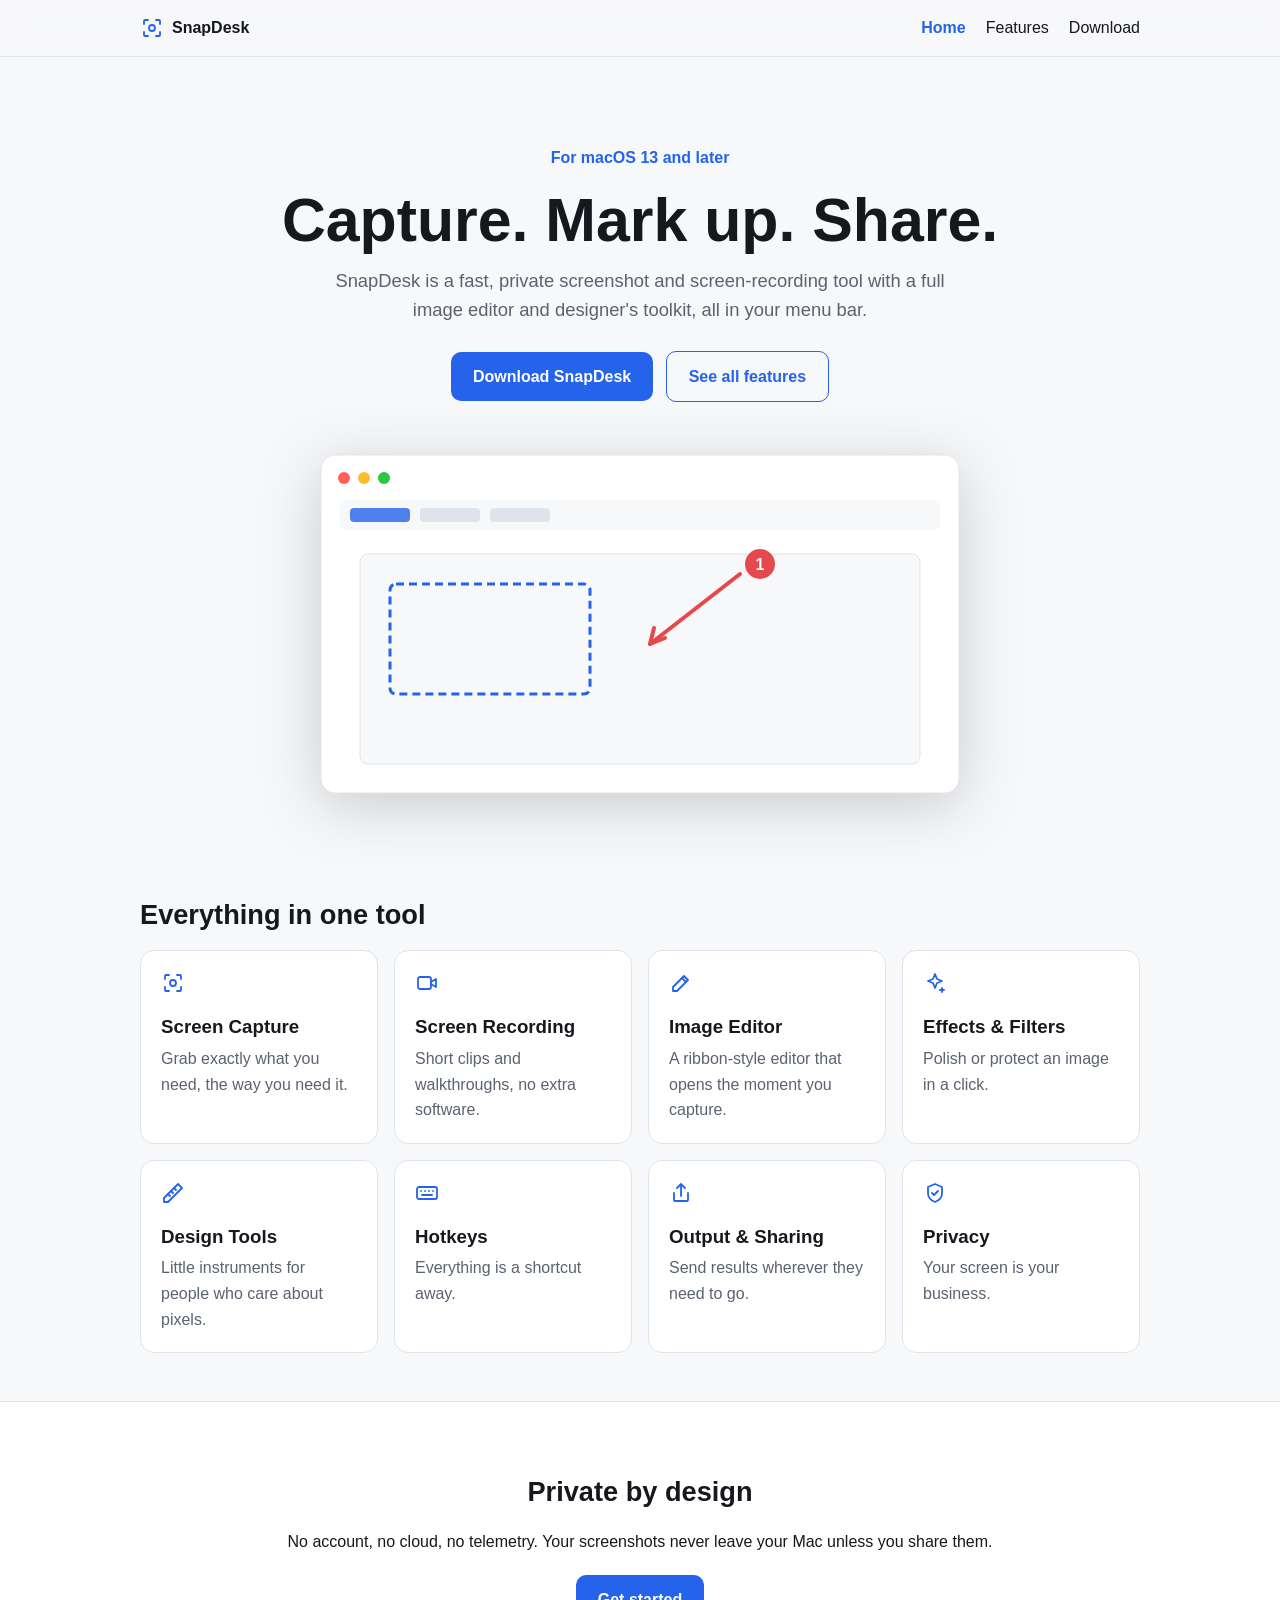
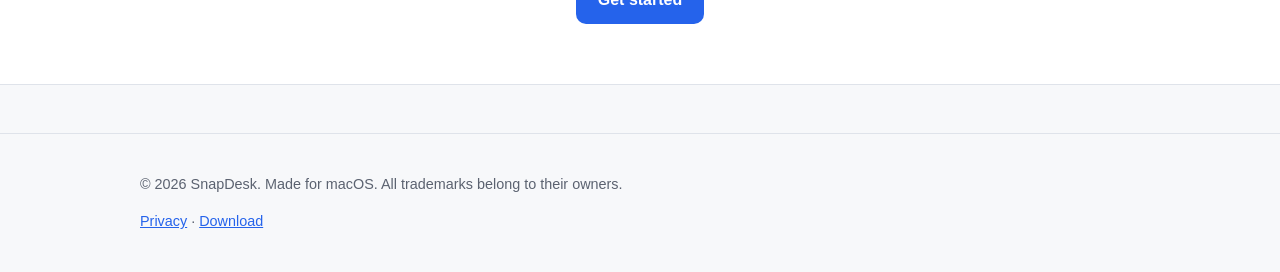
<file: website/index.html>
<!doctype html><html lang="en"><head><meta charset="utf-8"><meta name="viewport" content="width=device-width,initial-scale=1"><title>SnapDesk - Screenshots for macOS</title><meta name="description" content="SnapDesk captures, records, annotates and shares your screen. Fully local."><meta name="color-scheme" content="light dark"><link rel="stylesheet" href="assets/style.css"><script src="assets/app.js" defer></script></head><body><a class="skip" href="#main">Skip to content</a><header class="nav"><div class="wrap bar"><a class="brand" href="index.html"><svg class="ic" viewBox="0 0 24 24" aria-hidden="true" fill="none" stroke="currentColor" stroke-width="1.8" stroke-linecap="round" stroke-linejoin="round"><path d="M4 8V5a1 1 0 0 1 1-1h3M16 4h3a1 1 0 0 1 1 1v3M20 16v3a1 1 0 0 1-1 1h-3M8 20H5a1 1 0 0 1-1-1v-3"/><circle cx="12" cy="12" r="3"/></svg>SnapDesk</a><button class="menu" aria-expanded="false" aria-controls="links">Menu</button><ul id="links"><li><a href="index.html" aria-current="page">Home</a></li><li><a href="features.html">Features</a></li><li><a href="download.html">Download</a></li></ul></div></header><main id="main">
<section class="hero"><div class="wrap"><p class="eyebrow">For macOS 13 and later</p><h1>Capture. Mark up. Share.</h1><p class="lead">SnapDesk is a fast, private screenshot and screen-recording tool with a full image editor and designer's toolkit, all in your menu bar.</p><p><a class="btn" href="download.html">Download SnapDesk</a> <a class="btn alt" href="features.html">See all features</a></p>
<svg class="shot" viewBox="0 0 640 340" role="img" aria-label="Illustration of an editor window with an annotated screenshot"><rect x="1" y="1" width="638" height="338" rx="14" fill="var(--surface)" stroke="var(--line)"/><circle cx="24" cy="24" r="6" fill="#ff5f57"/><circle cx="44" cy="24" r="6" fill="#febc2e"/><circle cx="64" cy="24" r="6" fill="#28c840"/><rect x="20" y="46" width="600" height="30" rx="6" fill="var(--bg)"/><rect x="30" y="54" width="60" height="14" rx="4" fill="var(--accent)" opacity=".8"/><rect x="100" y="54" width="60" height="14" rx="4" fill="var(--line)"/><rect x="170" y="54" width="60" height="14" rx="4" fill="var(--line)"/><rect x="40" y="100" width="560" height="210" rx="8" fill="var(--bg)" stroke="var(--line)"/><rect x="70" y="130" width="200" height="110" rx="6" fill="none" stroke="var(--accent)" stroke-width="3" stroke-dasharray="8 5"/><path d="M420 120 330 190" stroke="#e5484d" stroke-width="4" stroke-linecap="round"/><path d="m330 190 4-16m-4 16 15-6" stroke="#e5484d" stroke-width="4" stroke-linecap="round"/><circle cx="440" cy="110" r="15" fill="#e5484d"/><text x="440" y="116" text-anchor="middle" font-size="16" font-weight="700" fill="#fff">1</text></svg></div></section>
<section class="wrap"><h2>Everything in one tool</h2><div class="grid"><a class="card" href="features.html#screen-capture"><svg class="ic" viewBox="0 0 24 24" aria-hidden="true" fill="none" stroke="currentColor" stroke-width="1.8" stroke-linecap="round" stroke-linejoin="round"><path d="M4 8V5a1 1 0 0 1 1-1h3M16 4h3a1 1 0 0 1 1 1v3M20 16v3a1 1 0 0 1-1 1h-3M8 20H5a1 1 0 0 1-1-1v-3"/><circle cx="12" cy="12" r="3"/></svg><h3>Screen Capture</h3><p>Grab exactly what you need, the way you need it.</p></a><a class="card" href="features.html#screen-recording"><svg class="ic" viewBox="0 0 24 24" aria-hidden="true" fill="none" stroke="currentColor" stroke-width="1.8" stroke-linecap="round" stroke-linejoin="round"><rect x="3" y="6" width="13" height="12" rx="2"/><path d="m16 11 5-3v8l-5-3"/></svg><h3>Screen Recording</h3><p>Short clips and walkthroughs, no extra software.</p></a><a class="card" href="features.html#image-editor"><svg class="ic" viewBox="0 0 24 24" aria-hidden="true" fill="none" stroke="currentColor" stroke-width="1.8" stroke-linecap="round" stroke-linejoin="round"><path d="M4 20h4L19 9l-4-4L4 16z"/><path d="m13 7 4 4"/></svg><h3>Image Editor</h3><p>A ribbon-style editor that opens the moment you capture.</p></a><a class="card" href="features.html#effects-filters"><svg class="ic" viewBox="0 0 24 24" aria-hidden="true" fill="none" stroke="currentColor" stroke-width="1.8" stroke-linecap="round" stroke-linejoin="round"><path d="m12 3 2 5 5 2-5 2-2 5-2-5-5-2 5-2z"/><path d="M19 17v4M17 19h4"/></svg><h3>Effects &amp; Filters</h3><p>Polish or protect an image in a click.</p></a><a class="card" href="features.html#design-tools"><svg class="ic" viewBox="0 0 24 24" aria-hidden="true" fill="none" stroke="currentColor" stroke-width="1.8" stroke-linecap="round" stroke-linejoin="round"><path d="M3 17 17 3l4 4L7 21H3z"/><path d="M7 13l2 2M10 10l2 2M13 7l2 2"/></svg><h3>Design Tools</h3><p>Little instruments for people who care about pixels.</p></a><a class="card" href="features.html#hotkeys"><svg class="ic" viewBox="0 0 24 24" aria-hidden="true" fill="none" stroke="currentColor" stroke-width="1.8" stroke-linecap="round" stroke-linejoin="round"><rect x="2" y="6" width="20" height="12" rx="2"/><path d="M6 10h.01M10 10h.01M14 10h.01M18 10h.01M7 14h10"/></svg><h3>Hotkeys</h3><p>Everything is a shortcut away.</p></a><a class="card" href="features.html#output-sharing"><svg class="ic" viewBox="0 0 24 24" aria-hidden="true" fill="none" stroke="currentColor" stroke-width="1.8" stroke-linecap="round" stroke-linejoin="round"><path d="M12 15V3M8 7l4-4 4 4"/><path d="M5 12v7a1 1 0 0 0 1 1h12a1 1 0 0 0 1-1v-7"/></svg><h3>Output &amp; Sharing</h3><p>Send results wherever they need to go.</p></a><a class="card" href="features.html#privacy"><svg class="ic" viewBox="0 0 24 24" aria-hidden="true" fill="none" stroke="currentColor" stroke-width="1.8" stroke-linecap="round" stroke-linejoin="round"><path d="M12 3 5 6v6c0 4.5 3 7.5 7 9 4-1.500 7-4.500 7-9V6z"/><path d="m9 12 2 2 4-4"/></svg><h3>Privacy</h3><p>Your screen is your business.</p></a></div></section>
<section class="band"><div class="wrap"><h2>Private by design</h2><p>No account, no cloud, no telemetry. Your screenshots never leave your Mac unless you share them.</p><p><a class="btn" href="download.html">Get started</a></p></div></section></main><footer><div class="wrap"><p>© 2026 SnapDesk. Made for macOS. All trademarks belong to their owners.</p><p><a href="features.html#privacy">Privacy</a> · <a href="download.html">Download</a></p></div></footer></body></html>
</file>
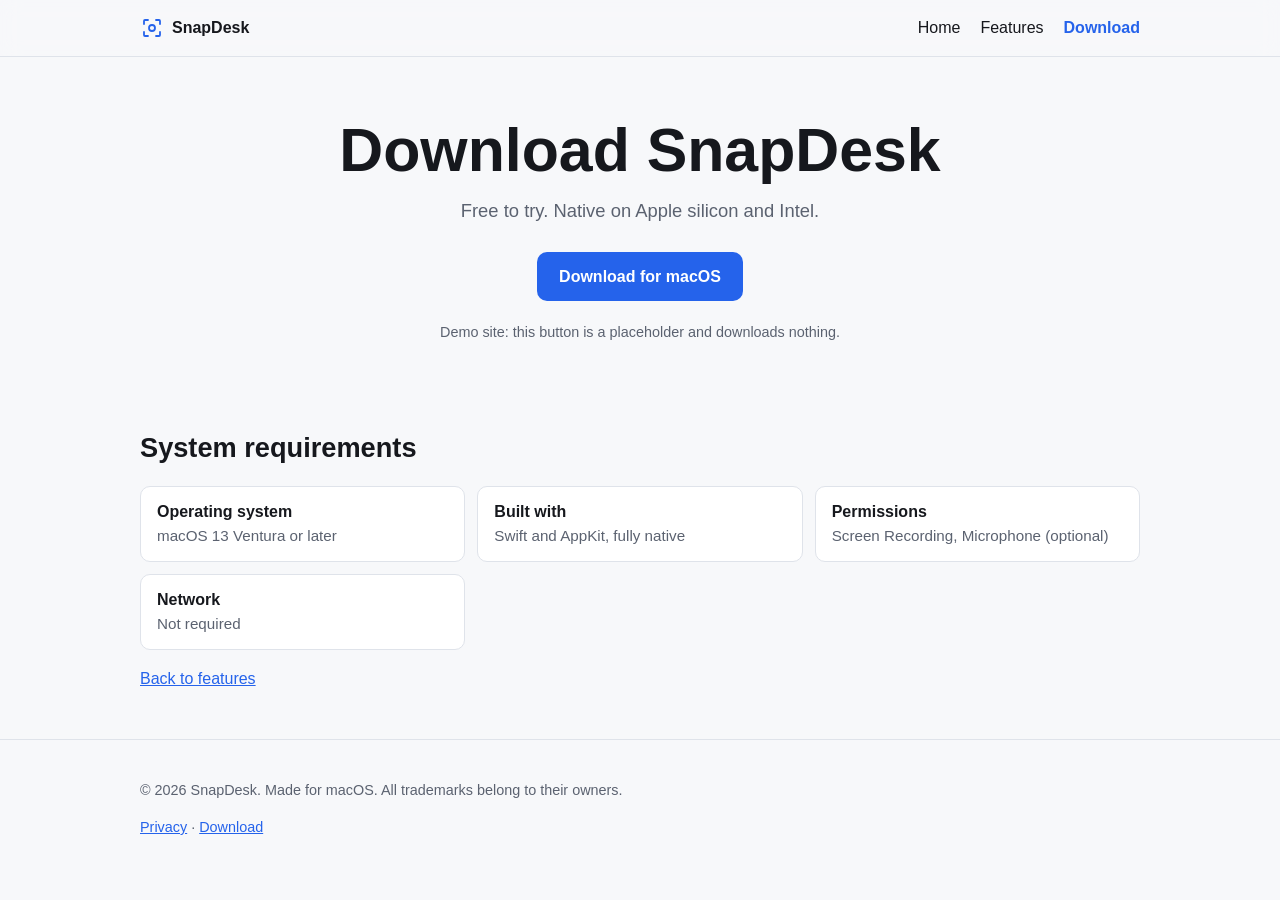
<file: website/download.html>
<!doctype html><html lang="en"><head><meta charset="utf-8"><meta name="viewport" content="width=device-width,initial-scale=1"><title>Download SnapDesk</title><meta name="description" content="Download SnapDesk for macOS 13 or later. Built with Swift and AppKit."><meta name="color-scheme" content="light dark"><link rel="stylesheet" href="assets/style.css"><script src="assets/app.js" defer></script></head><body><a class="skip" href="#main">Skip to content</a><header class="nav"><div class="wrap bar"><a class="brand" href="index.html"><svg class="ic" viewBox="0 0 24 24" aria-hidden="true" fill="none" stroke="currentColor" stroke-width="1.8" stroke-linecap="round" stroke-linejoin="round"><path d="M4 8V5a1 1 0 0 1 1-1h3M16 4h3a1 1 0 0 1 1 1v3M20 16v3a1 1 0 0 1-1 1h-3M8 20H5a1 1 0 0 1-1-1v-3"/><circle cx="12" cy="12" r="3"/></svg>SnapDesk</a><button class="menu" aria-expanded="false" aria-controls="links">Menu</button><ul id="links"><li><a href="index.html">Home</a></li><li><a href="features.html">Features</a></li><li><a href="download.html" aria-current="page">Download</a></li></ul></div></header><main id="main"><section class="hero small"><div class="wrap"><h1>Download SnapDesk</h1><p class="lead">Free to try. Native on Apple silicon and Intel.</p><p><a class="btn" href="#" aria-describedby="note">Download for macOS</a></p><p id="note" class="muted">Demo site: this button is a placeholder and downloads nothing.</p></div></section>
<section class="wrap"><h2>System requirements</h2><ul class="fl"><li><strong>Operating system</strong><span>macOS 13 Ventura or later</span></li><li><strong>Built with</strong><span>Swift and AppKit, fully native</span></li><li><strong>Permissions</strong><span>Screen Recording, Microphone (optional)</span></li><li><strong>Network</strong><span>Not required</span></li></ul><p><a href="features.html">Back to features</a></p></section></main><footer><div class="wrap"><p>© 2026 SnapDesk. Made for macOS. All trademarks belong to their owners.</p><p><a href="features.html#privacy">Privacy</a> · <a href="download.html">Download</a></p></div></footer></body></html>
</file>
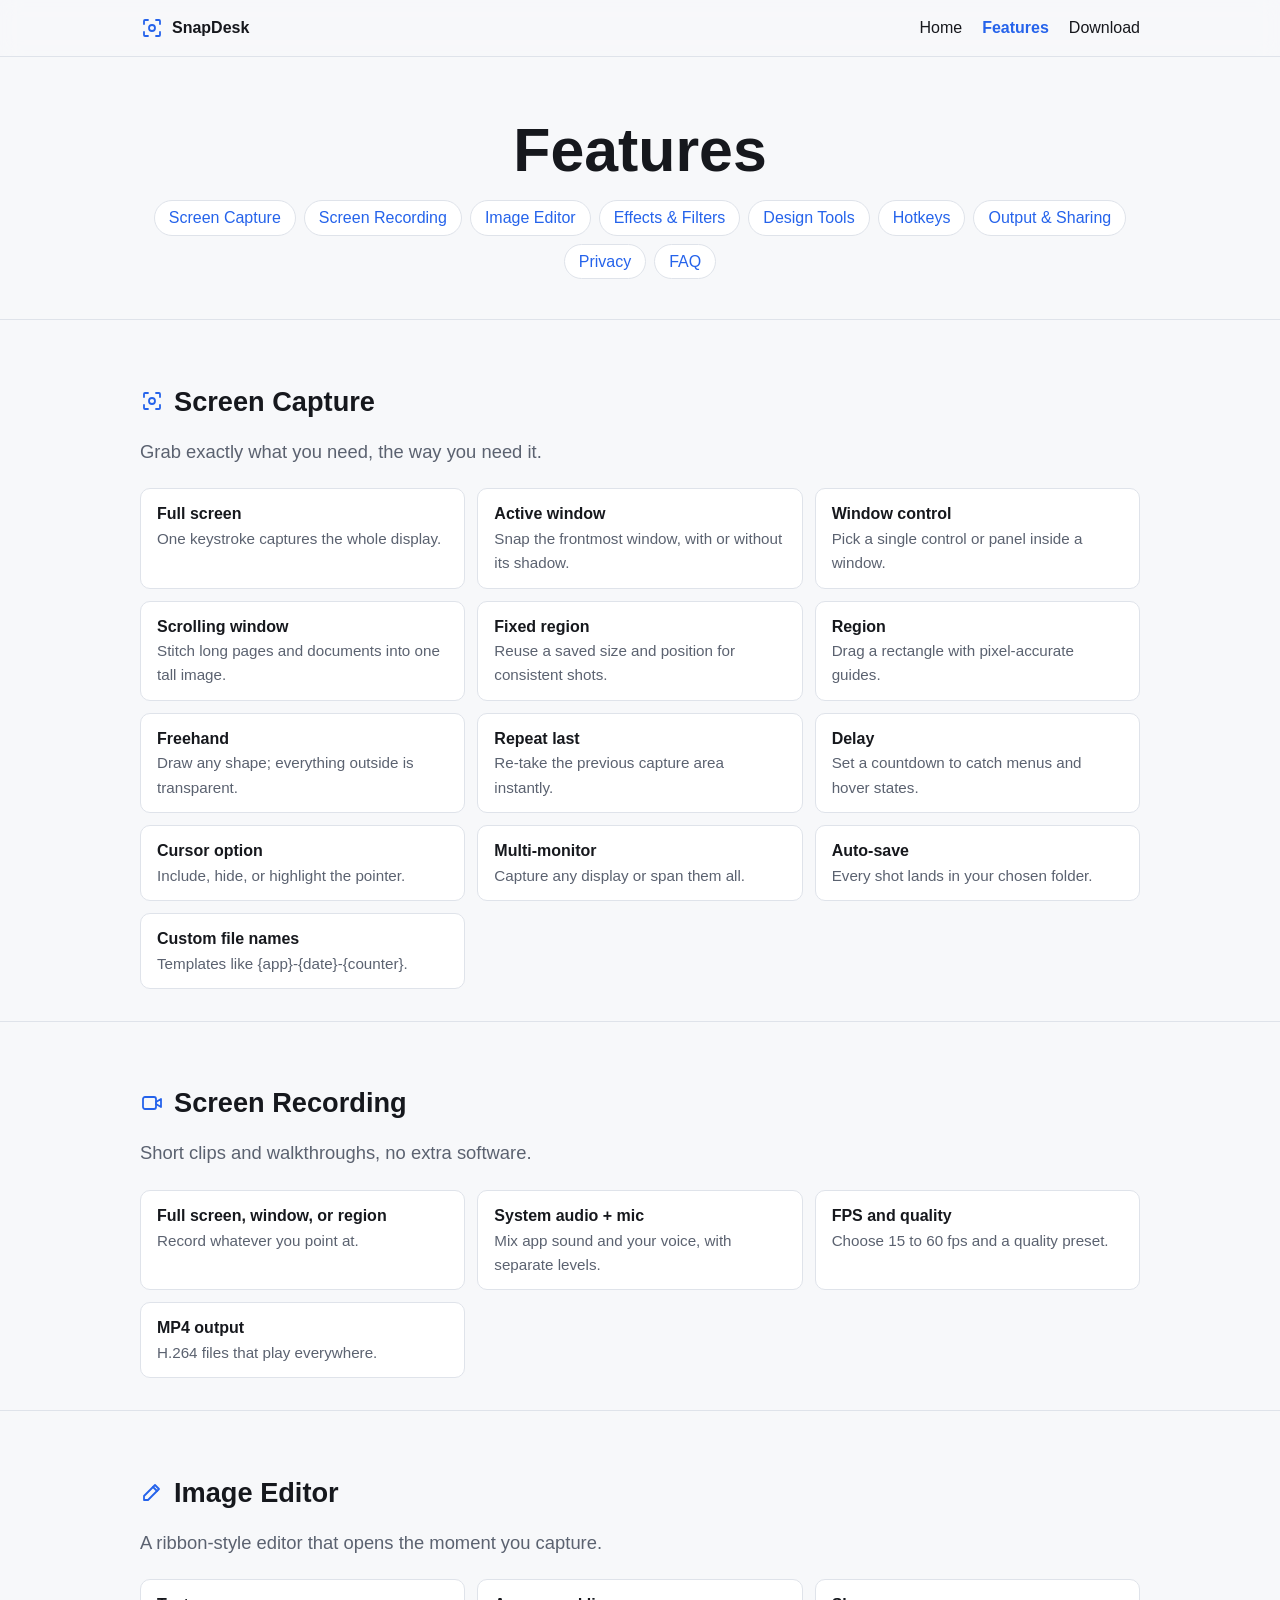
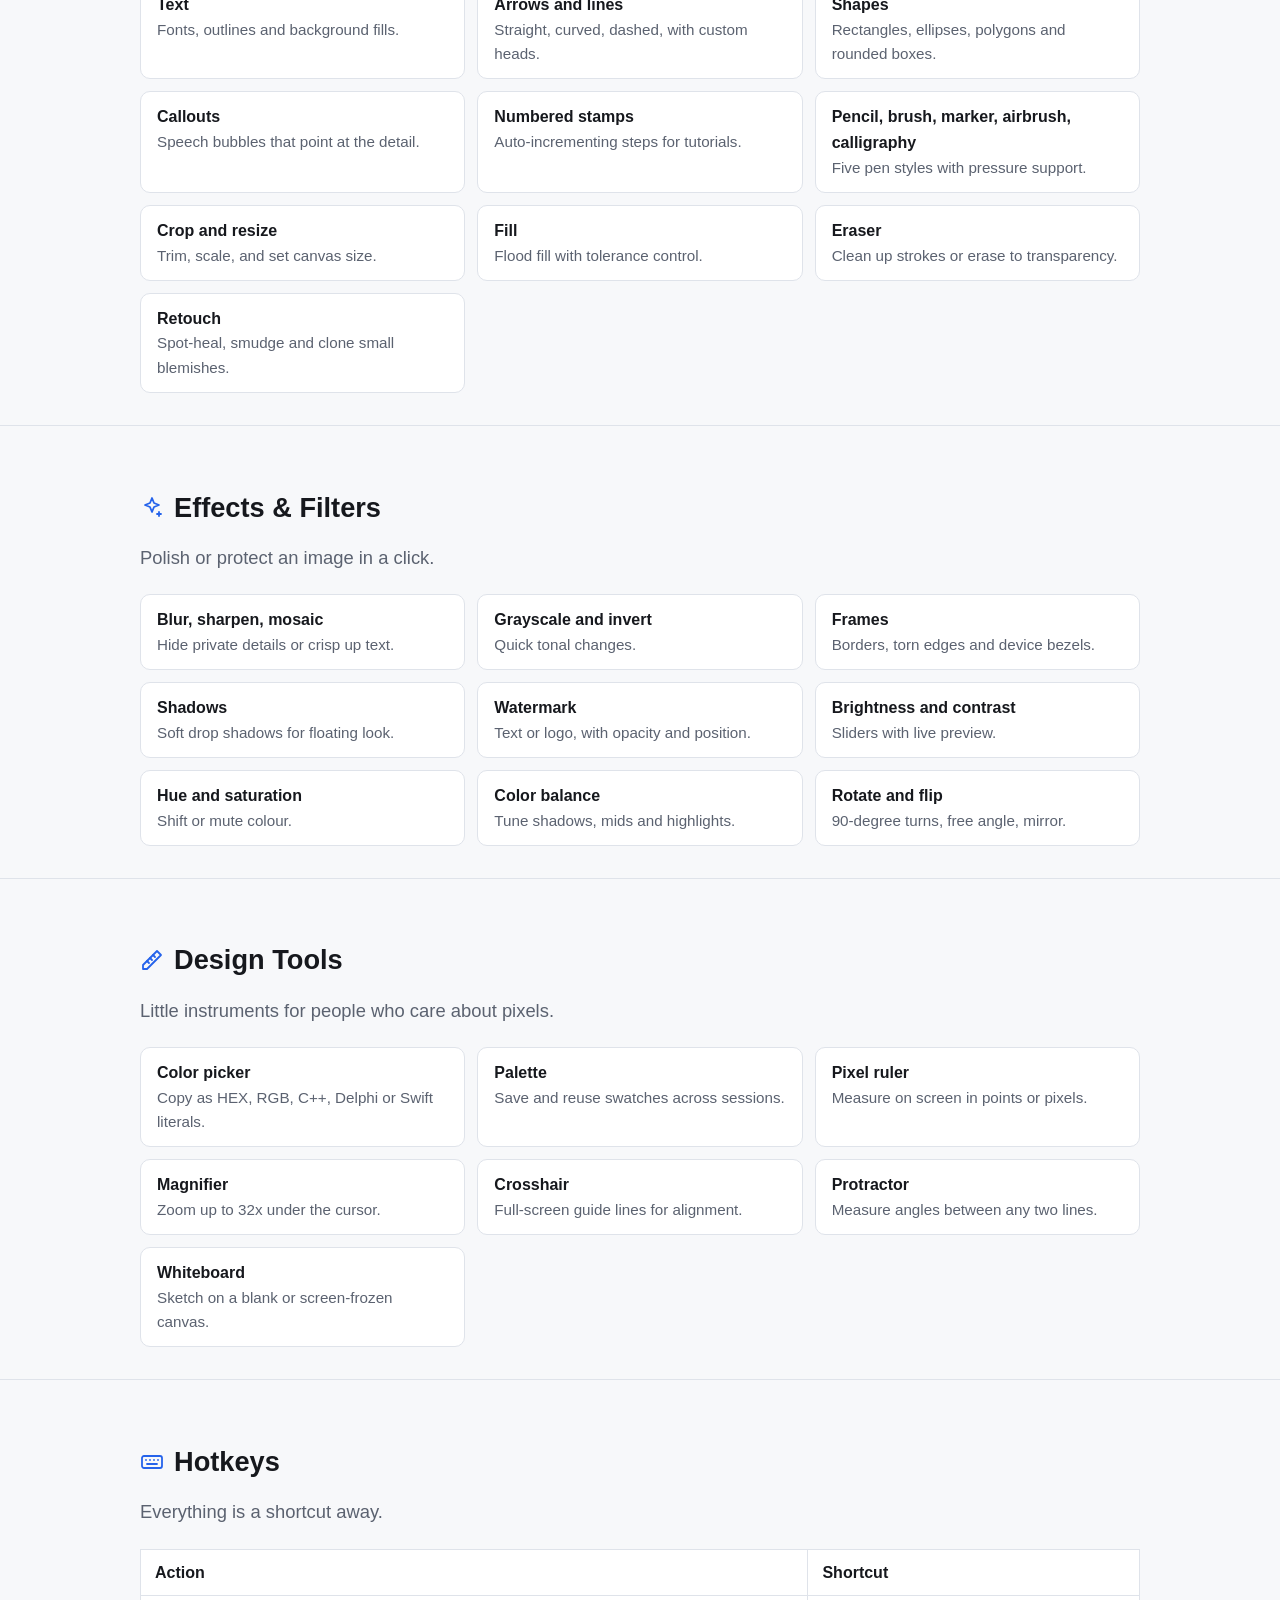
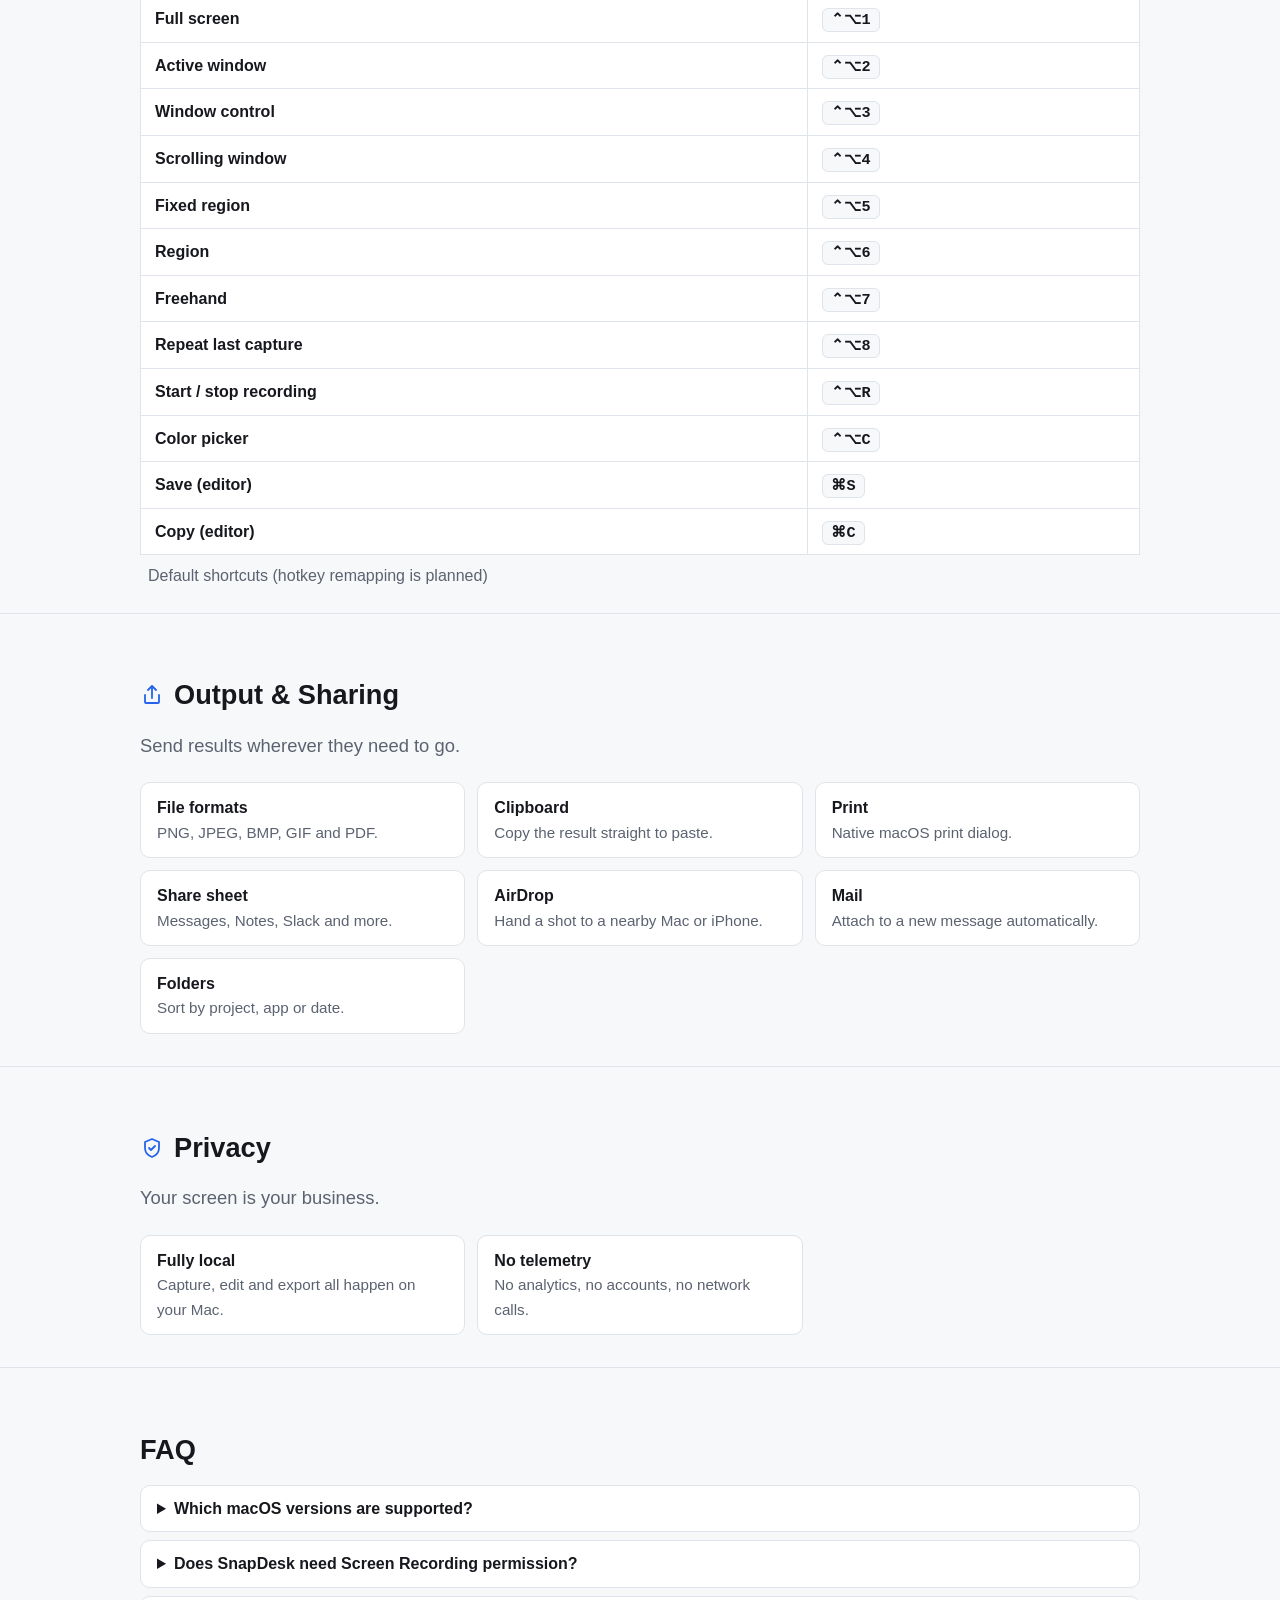
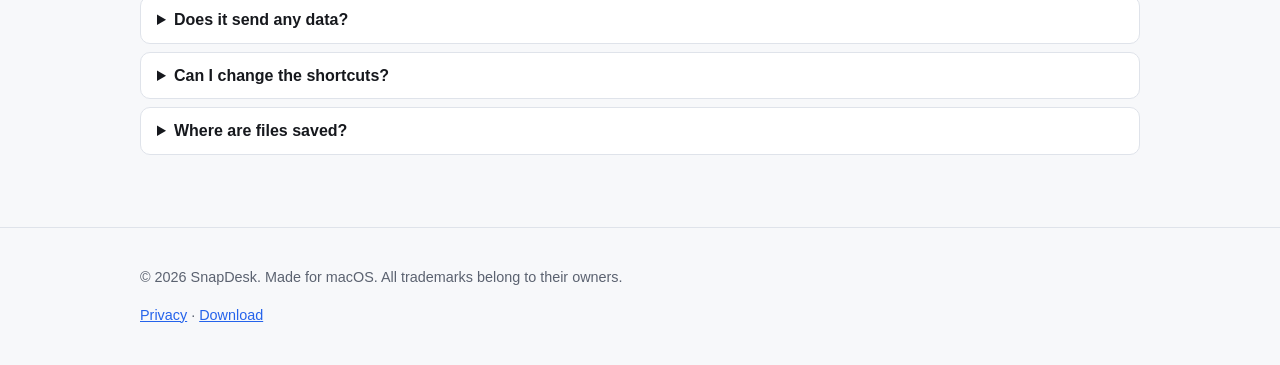
<file: website/features.html>
<!doctype html><html lang="en"><head><meta charset="utf-8"><meta name="viewport" content="width=device-width,initial-scale=1"><title>SnapDesk Features</title><meta name="description" content="Every SnapDesk feature: capture, recording, editor, effects, design tools, hotkeys, sharing and privacy."><meta name="color-scheme" content="light dark"><link rel="stylesheet" href="assets/style.css"><script src="assets/app.js" defer></script></head><body><a class="skip" href="#main">Skip to content</a><header class="nav"><div class="wrap bar"><a class="brand" href="index.html"><svg class="ic" viewBox="0 0 24 24" aria-hidden="true" fill="none" stroke="currentColor" stroke-width="1.8" stroke-linecap="round" stroke-linejoin="round"><path d="M4 8V5a1 1 0 0 1 1-1h3M16 4h3a1 1 0 0 1 1 1v3M20 16v3a1 1 0 0 1-1 1h-3M8 20H5a1 1 0 0 1-1-1v-3"/><circle cx="12" cy="12" r="3"/></svg>SnapDesk</a><button class="menu" aria-expanded="false" aria-controls="links">Menu</button><ul id="links"><li><a href="index.html">Home</a></li><li><a href="features.html" aria-current="page">Features</a></li><li><a href="download.html">Download</a></li></ul></div></header><main id="main"><section class="hero small"><div class="wrap"><h1>Features</h1><ul class="toc"><li><a href="#screen-capture">Screen Capture</a></li><li><a href="#screen-recording">Screen Recording</a></li><li><a href="#image-editor">Image Editor</a></li><li><a href="#effects-filters">Effects &amp; Filters</a></li><li><a href="#design-tools">Design Tools</a></li><li><a href="#hotkeys">Hotkeys</a></li><li><a href="#output-sharing">Output &amp; Sharing</a></li><li><a href="#privacy">Privacy</a></li><li><a href="#faq">FAQ</a></li></ul></div></section><section id="screen-capture" class="fs"><div class="wrap"><h2><svg class="ic" viewBox="0 0 24 24" aria-hidden="true" fill="none" stroke="currentColor" stroke-width="1.8" stroke-linecap="round" stroke-linejoin="round"><path d="M4 8V5a1 1 0 0 1 1-1h3M16 4h3a1 1 0 0 1 1 1v3M20 16v3a1 1 0 0 1-1 1h-3M8 20H5a1 1 0 0 1-1-1v-3"/><circle cx="12" cy="12" r="3"/></svg>Screen Capture</h2><p class="lead">Grab exactly what you need, the way you need it.</p><ul class="fl"><li><strong>Full screen</strong><span>One keystroke captures the whole display.</span></li><li><strong>Active window</strong><span>Snap the frontmost window, with or without its shadow.</span></li><li><strong>Window control</strong><span>Pick a single control or panel inside a window.</span></li><li><strong>Scrolling window</strong><span>Stitch long pages and documents into one tall image.</span></li><li><strong>Fixed region</strong><span>Reuse a saved size and position for consistent shots.</span></li><li><strong>Region</strong><span>Drag a rectangle with pixel-accurate guides.</span></li><li><strong>Freehand</strong><span>Draw any shape; everything outside is transparent.</span></li><li><strong>Repeat last</strong><span>Re-take the previous capture area instantly.</span></li><li><strong>Delay</strong><span>Set a countdown to catch menus and hover states.</span></li><li><strong>Cursor option</strong><span>Include, hide, or highlight the pointer.</span></li><li><strong>Multi-monitor</strong><span>Capture any display or span them all.</span></li><li><strong>Auto-save</strong><span>Every shot lands in your chosen folder.</span></li><li><strong>Custom file names</strong><span>Templates like {app}-{date}-{counter}.</span></li></ul></div></section><section id="screen-recording" class="fs"><div class="wrap"><h2><svg class="ic" viewBox="0 0 24 24" aria-hidden="true" fill="none" stroke="currentColor" stroke-width="1.8" stroke-linecap="round" stroke-linejoin="round"><rect x="3" y="6" width="13" height="12" rx="2"/><path d="m16 11 5-3v8l-5-3"/></svg>Screen Recording</h2><p class="lead">Short clips and walkthroughs, no extra software.</p><ul class="fl"><li><strong>Full screen, window, or region</strong><span>Record whatever you point at.</span></li><li><strong>System audio + mic</strong><span>Mix app sound and your voice, with separate levels.</span></li><li><strong>FPS and quality</strong><span>Choose 15 to 60 fps and a quality preset.</span></li><li><strong>MP4 output</strong><span>H.264 files that play everywhere.</span></li></ul></div></section><section id="image-editor" class="fs"><div class="wrap"><h2><svg class="ic" viewBox="0 0 24 24" aria-hidden="true" fill="none" stroke="currentColor" stroke-width="1.8" stroke-linecap="round" stroke-linejoin="round"><path d="M4 20h4L19 9l-4-4L4 16z"/><path d="m13 7 4 4"/></svg>Image Editor</h2><p class="lead">A ribbon-style editor that opens the moment you capture.</p><ul class="fl"><li><strong>Text</strong><span>Fonts, outlines and background fills.</span></li><li><strong>Arrows and lines</strong><span>Straight, curved, dashed, with custom heads.</span></li><li><strong>Shapes</strong><span>Rectangles, ellipses, polygons and rounded boxes.</span></li><li><strong>Callouts</strong><span>Speech bubbles that point at the detail.</span></li><li><strong>Numbered stamps</strong><span>Auto-incrementing steps for tutorials.</span></li><li><strong>Pencil, brush, marker, airbrush, calligraphy</strong><span>Five pen styles with pressure support.</span></li><li><strong>Crop and resize</strong><span>Trim, scale, and set canvas size.</span></li><li><strong>Fill</strong><span>Flood fill with tolerance control.</span></li><li><strong>Eraser</strong><span>Clean up strokes or erase to transparency.</span></li><li><strong>Retouch</strong><span>Spot-heal, smudge and clone small blemishes.</span></li></ul></div></section><section id="effects-filters" class="fs"><div class="wrap"><h2><svg class="ic" viewBox="0 0 24 24" aria-hidden="true" fill="none" stroke="currentColor" stroke-width="1.8" stroke-linecap="round" stroke-linejoin="round"><path d="m12 3 2 5 5 2-5 2-2 5-2-5-5-2 5-2z"/><path d="M19 17v4M17 19h4"/></svg>Effects &amp; Filters</h2><p class="lead">Polish or protect an image in a click.</p><ul class="fl"><li><strong>Blur, sharpen, mosaic</strong><span>Hide private details or crisp up text.</span></li><li><strong>Grayscale and invert</strong><span>Quick tonal changes.</span></li><li><strong>Frames</strong><span>Borders, torn edges and device bezels.</span></li><li><strong>Shadows</strong><span>Soft drop shadows for floating look.</span></li><li><strong>Watermark</strong><span>Text or logo, with opacity and position.</span></li><li><strong>Brightness and contrast</strong><span>Sliders with live preview.</span></li><li><strong>Hue and saturation</strong><span>Shift or mute colour.</span></li><li><strong>Color balance</strong><span>Tune shadows, mids and highlights.</span></li><li><strong>Rotate and flip</strong><span>90-degree turns, free angle, mirror.</span></li></ul></div></section><section id="design-tools" class="fs"><div class="wrap"><h2><svg class="ic" viewBox="0 0 24 24" aria-hidden="true" fill="none" stroke="currentColor" stroke-width="1.8" stroke-linecap="round" stroke-linejoin="round"><path d="M3 17 17 3l4 4L7 21H3z"/><path d="M7 13l2 2M10 10l2 2M13 7l2 2"/></svg>Design Tools</h2><p class="lead">Little instruments for people who care about pixels.</p><ul class="fl"><li><strong>Color picker</strong><span>Copy as HEX, RGB, C++, Delphi or Swift literals.</span></li><li><strong>Palette</strong><span>Save and reuse swatches across sessions.</span></li><li><strong>Pixel ruler</strong><span>Measure on screen in points or pixels.</span></li><li><strong>Magnifier</strong><span>Zoom up to 32x under the cursor.</span></li><li><strong>Crosshair</strong><span>Full-screen guide lines for alignment.</span></li><li><strong>Protractor</strong><span>Measure angles between any two lines.</span></li><li><strong>Whiteboard</strong><span>Sketch on a blank or screen-frozen canvas.</span></li></ul></div></section><section id="hotkeys" class="fs"><div class="wrap"><h2><svg class="ic" viewBox="0 0 24 24" aria-hidden="true" fill="none" stroke="currentColor" stroke-width="1.8" stroke-linecap="round" stroke-linejoin="round"><rect x="2" y="6" width="20" height="12" rx="2"/><path d="M6 10h.01M10 10h.01M14 10h.01M18 10h.01M7 14h10"/></svg>Hotkeys</h2><p class="lead">Everything is a shortcut away.</p><div class="tw"><table><caption>Default shortcuts (hotkey remapping is planned)</caption><thead><tr><th scope="col">Action</th><th scope="col">Shortcut</th></tr></thead><tbody><tr><th scope='row'>Full screen</th><td><kbd>⌃⌥1</kbd></td></tr><tr><th scope='row'>Active window</th><td><kbd>⌃⌥2</kbd></td></tr><tr><th scope='row'>Window control</th><td><kbd>⌃⌥3</kbd></td></tr><tr><th scope='row'>Scrolling window</th><td><kbd>⌃⌥4</kbd></td></tr><tr><th scope='row'>Fixed region</th><td><kbd>⌃⌥5</kbd></td></tr><tr><th scope='row'>Region</th><td><kbd>⌃⌥6</kbd></td></tr><tr><th scope='row'>Freehand</th><td><kbd>⌃⌥7</kbd></td></tr><tr><th scope='row'>Repeat last capture</th><td><kbd>⌃⌥8</kbd></td></tr><tr><th scope='row'>Start / stop recording</th><td><kbd>⌃⌥R</kbd></td></tr><tr><th scope='row'>Color picker</th><td><kbd>⌃⌥C</kbd></td></tr><tr><th scope='row'>Save (editor)</th><td><kbd>⌘S</kbd></td></tr><tr><th scope='row'>Copy (editor)</th><td><kbd>⌘C</kbd></td></tr></tbody></table></div></div></section><section id="output-sharing" class="fs"><div class="wrap"><h2><svg class="ic" viewBox="0 0 24 24" aria-hidden="true" fill="none" stroke="currentColor" stroke-width="1.8" stroke-linecap="round" stroke-linejoin="round"><path d="M12 15V3M8 7l4-4 4 4"/><path d="M5 12v7a1 1 0 0 0 1 1h12a1 1 0 0 0 1-1v-7"/></svg>Output &amp; Sharing</h2><p class="lead">Send results wherever they need to go.</p><ul class="fl"><li><strong>File formats</strong><span>PNG, JPEG, BMP, GIF and PDF.</span></li><li><strong>Clipboard</strong><span>Copy the result straight to paste.</span></li><li><strong>Print</strong><span>Native macOS print dialog.</span></li><li><strong>Share sheet</strong><span>Messages, Notes, Slack and more.</span></li><li><strong>AirDrop</strong><span>Hand a shot to a nearby Mac or iPhone.</span></li><li><strong>Mail</strong><span>Attach to a new message automatically.</span></li><li><strong>Folders</strong><span>Sort by project, app or date.</span></li></ul></div></section><section id="privacy" class="fs"><div class="wrap"><h2><svg class="ic" viewBox="0 0 24 24" aria-hidden="true" fill="none" stroke="currentColor" stroke-width="1.8" stroke-linecap="round" stroke-linejoin="round"><path d="M12 3 5 6v6c0 4.5 3 7.5 7 9 4-1.500 7-4.500 7-9V6z"/><path d="m9 12 2 2 4-4"/></svg>Privacy</h2><p class="lead">Your screen is your business.</p><ul class="fl"><li><strong>Fully local</strong><span>Capture, edit and export all happen on your Mac.</span></li><li><strong>No telemetry</strong><span>No analytics, no accounts, no network calls.</span></li></ul></div></section><section id="faq" class="fs"><div class="wrap"><h2>FAQ</h2><details><summary>Which macOS versions are supported?</summary><p>macOS 13 Ventura and later, on Apple silicon and Intel.</p></details><details><summary>Does SnapDesk need Screen Recording permission?</summary><p>Yes. macOS asks once; grant it in System Settings, Privacy &amp; Security.</p></details><details><summary>Does it send any data?</summary><p>No. There are no network calls for analytics, updates of your images, or accounts.</p></details><details><summary>Can I change the shortcuts?</summary><p>Not yet; the defaults are fixed in this version.</p></details><details><summary>Where are files saved?</summary><p>In the folder you choose, named by your file-name template.</p></details></div></section></main><footer><div class="wrap"><p>© 2026 SnapDesk. Made for macOS. All trademarks belong to their owners.</p><p><a href="features.html#privacy">Privacy</a> · <a href="download.html">Download</a></p></div></footer></body></html>
</file>
<file: website/assets/style.css>
:root{--bg:#f7f8fa;--surface:#fff;--text:#16181d;--muted:#5b6270;--line:#dfe3ea;--accent:#2563eb;--onaccent:#fff}
@media(prefers-color-scheme:dark){:root{--bg:#0f1115;--surface:#181b22;--text:#eceef2;--muted:#a0a7b4;--line:#2a2f3a;--accent:#6ea0ff;--onaccent:#0b1020}}
*{box-sizing:border-box}html{scroll-behavior:smooth;scroll-padding-top:70px}
body{margin:0;background:var(--bg);color:var(--text);font:16px/1.6 -apple-system,BlinkMacSystemFont,"Segoe UI",sans-serif}
a{color:var(--accent)}a:focus-visible,button:focus-visible,summary:focus-visible{outline:3px solid var(--accent);outline-offset:2px}
.wrap{max-width:1040px;margin:0 auto;padding:0 20px}
.skip{position:absolute;left:-999px}.skip:focus{left:8px;top:8px;background:var(--surface);padding:8px;z-index:20}
.nav{position:sticky;top:0;z-index:10;background:color-mix(in srgb,var(--bg) 88%,transparent);backdrop-filter:blur(10px);border-bottom:1px solid var(--line)}
.bar{display:flex;align-items:center;justify-content:space-between;min-height:56px;flex-wrap:wrap}
.brand{display:flex;gap:8px;align-items:center;font-weight:700;color:var(--text);text-decoration:none}
.nav ul{display:flex;gap:20px;list-style:none;margin:0;padding:0}.nav ul a{color:var(--text);text-decoration:none}
.nav a[aria-current]{color:var(--accent);font-weight:600}
.menu{display:none;background:none;border:1px solid var(--line);color:var(--text);border-radius:8px;padding:6px 12px;font:inherit}
.ic{width:24px;height:24px;flex:none;color:var(--accent)}
.hero{padding:72px 0 48px;text-align:center}.hero.small{padding:48px 0 24px}
.hero h1{font-size:clamp(2.2rem,6vw,3.8rem);line-height:1.1;margin:.2em 0}
.lead{font-size:1.15rem;color:var(--muted);max-width:640px;margin:0 auto 1.2em}
.eyebrow{color:var(--accent);font-weight:600}.muted{color:var(--muted);font-size:.9rem}
.btn{display:inline-block;background:var(--accent);color:var(--onaccent);padding:12px 22px;border-radius:10px;text-decoration:none;font-weight:600;margin:4px}
.btn.alt{background:none;color:var(--accent);border:1px solid var(--accent)}
.shot{width:100%;max-width:640px;margin-top:32px;height:auto;filter:drop-shadow(0 12px 30px rgba(0,0,0,.18))}
.grid{display:grid;grid-template-columns:repeat(auto-fit,minmax(230px,1fr));gap:16px}
.card{background:var(--surface);border:1px solid var(--line);border-radius:14px;padding:20px;text-decoration:none;color:var(--text)}
.card:hover{border-color:var(--accent)}.card h3{margin:.5em 0 .2em}.card p{margin:0;color:var(--muted)}
h2{display:flex;align-items:center;gap:10px;font-size:1.7rem;margin:1.6em 0 .5em}
.band{background:var(--surface);border-block:1px solid var(--line);text-align:center;margin-top:48px;padding:24px 0 40px}.band h2{justify-content:center}
.fs{padding:16px 0;border-top:1px solid var(--line)}.fs .lead{margin-left:0}
.fl{list-style:none;padding:0;display:grid;grid-template-columns:repeat(auto-fill,minmax(280px,1fr));gap:12px}
.fl li{background:var(--surface);border:1px solid var(--line);border-radius:10px;padding:12px 16px}.fl strong,.fl span{display:block}.fl span{color:var(--muted);font-size:.95rem}
.toc{display:flex;flex-wrap:wrap;gap:8px;justify-content:center;list-style:none;padding:0}
.toc a{display:block;border:1px solid var(--line);border-radius:99px;padding:4px 14px;text-decoration:none;background:var(--surface)}
.tw{overflow-x:auto}table{border-collapse:collapse;width:100%;background:var(--surface)}
th,td{padding:10px 14px;border:1px solid var(--line);text-align:left}caption{caption-side:bottom;color:var(--muted);padding:8px;text-align:left}
kbd{font:600 .95rem ui-monospace,Menlo,monospace;background:var(--bg);border:1px solid var(--line);border-radius:6px;padding:2px 8px}
details{background:var(--surface);border:1px solid var(--line);border-radius:10px;padding:10px 16px;margin:8px 0}summary{cursor:pointer;font-weight:600}
footer{border-top:1px solid var(--line);margin-top:48px;padding:24px 0;color:var(--muted);font-size:.9rem}
@media(max-width:640px){.menu{display:block}.nav ul{display:none;flex-direction:column;gap:0;width:100%;padding-bottom:8px}.nav ul.open{display:flex}.nav ul a{display:block;padding:10px 0}}
@media(prefers-reduced-motion:reduce){html{scroll-behavior:auto}}
</file>
